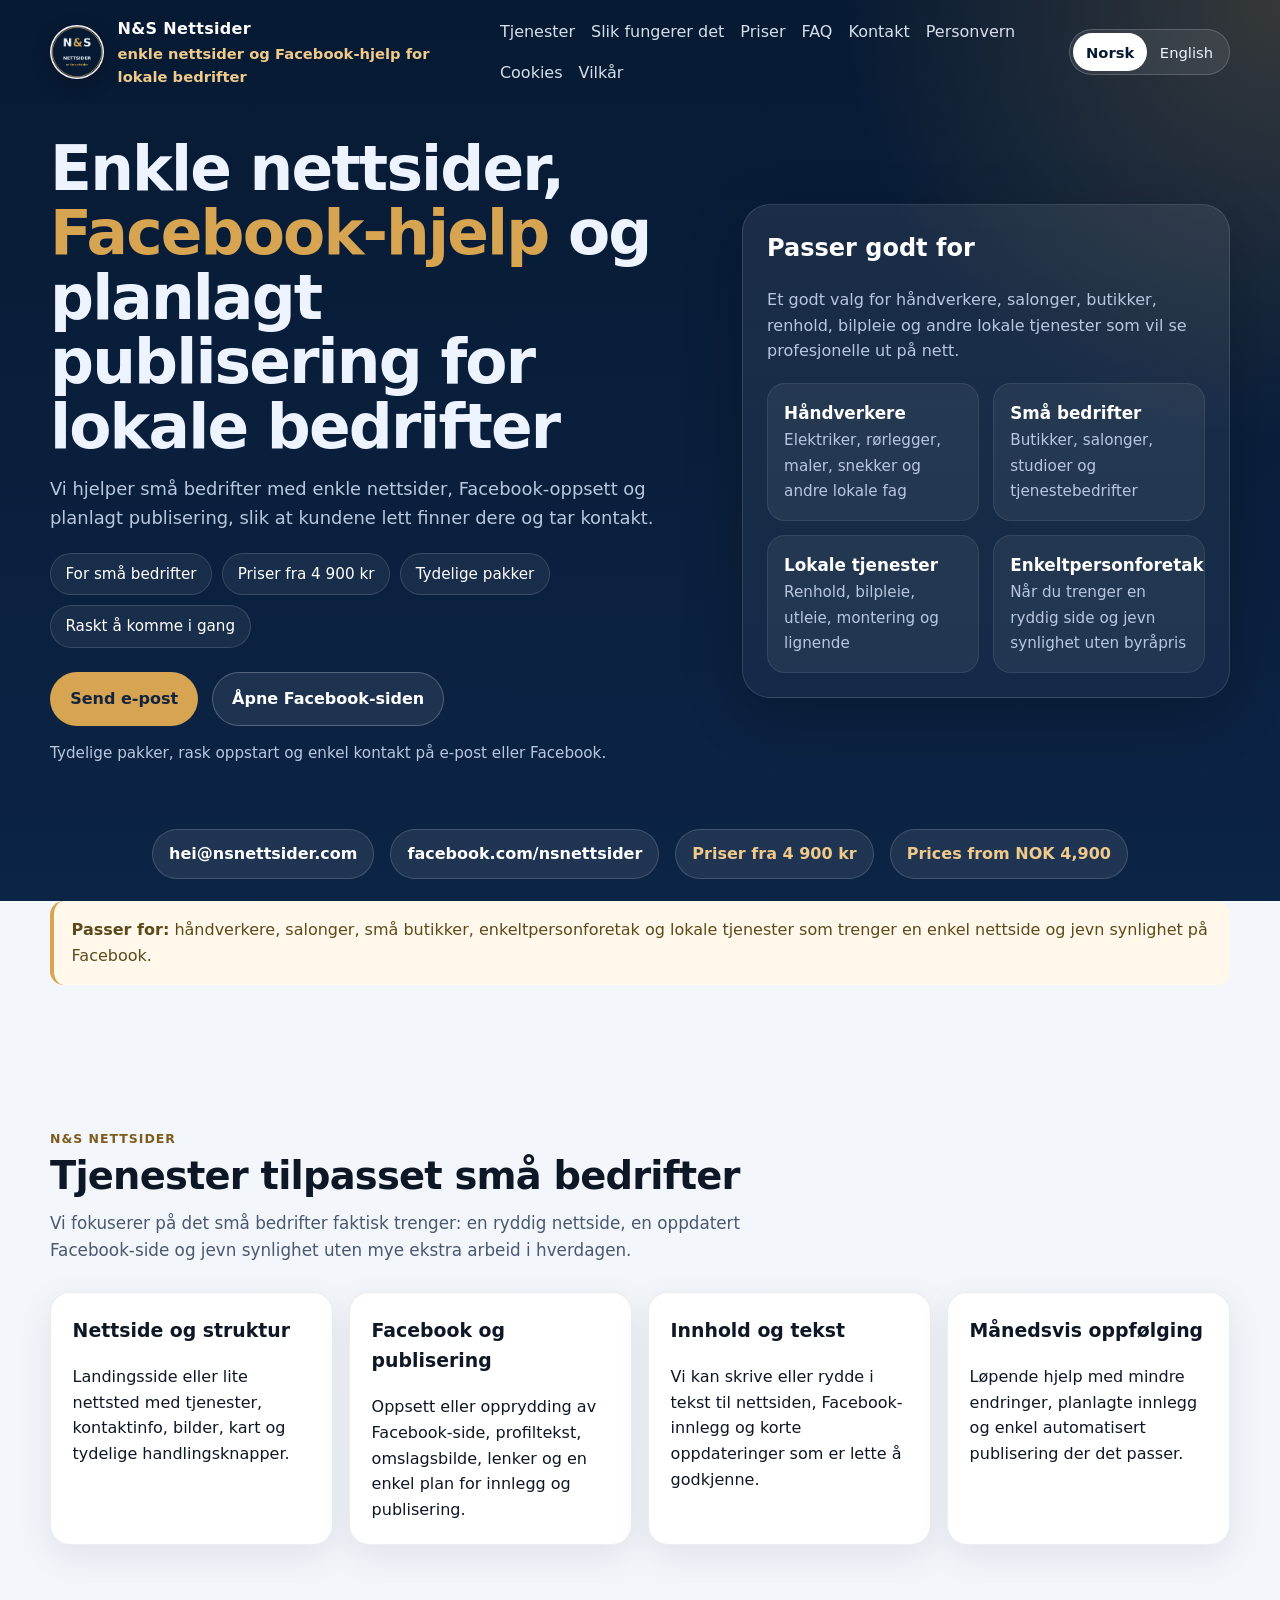
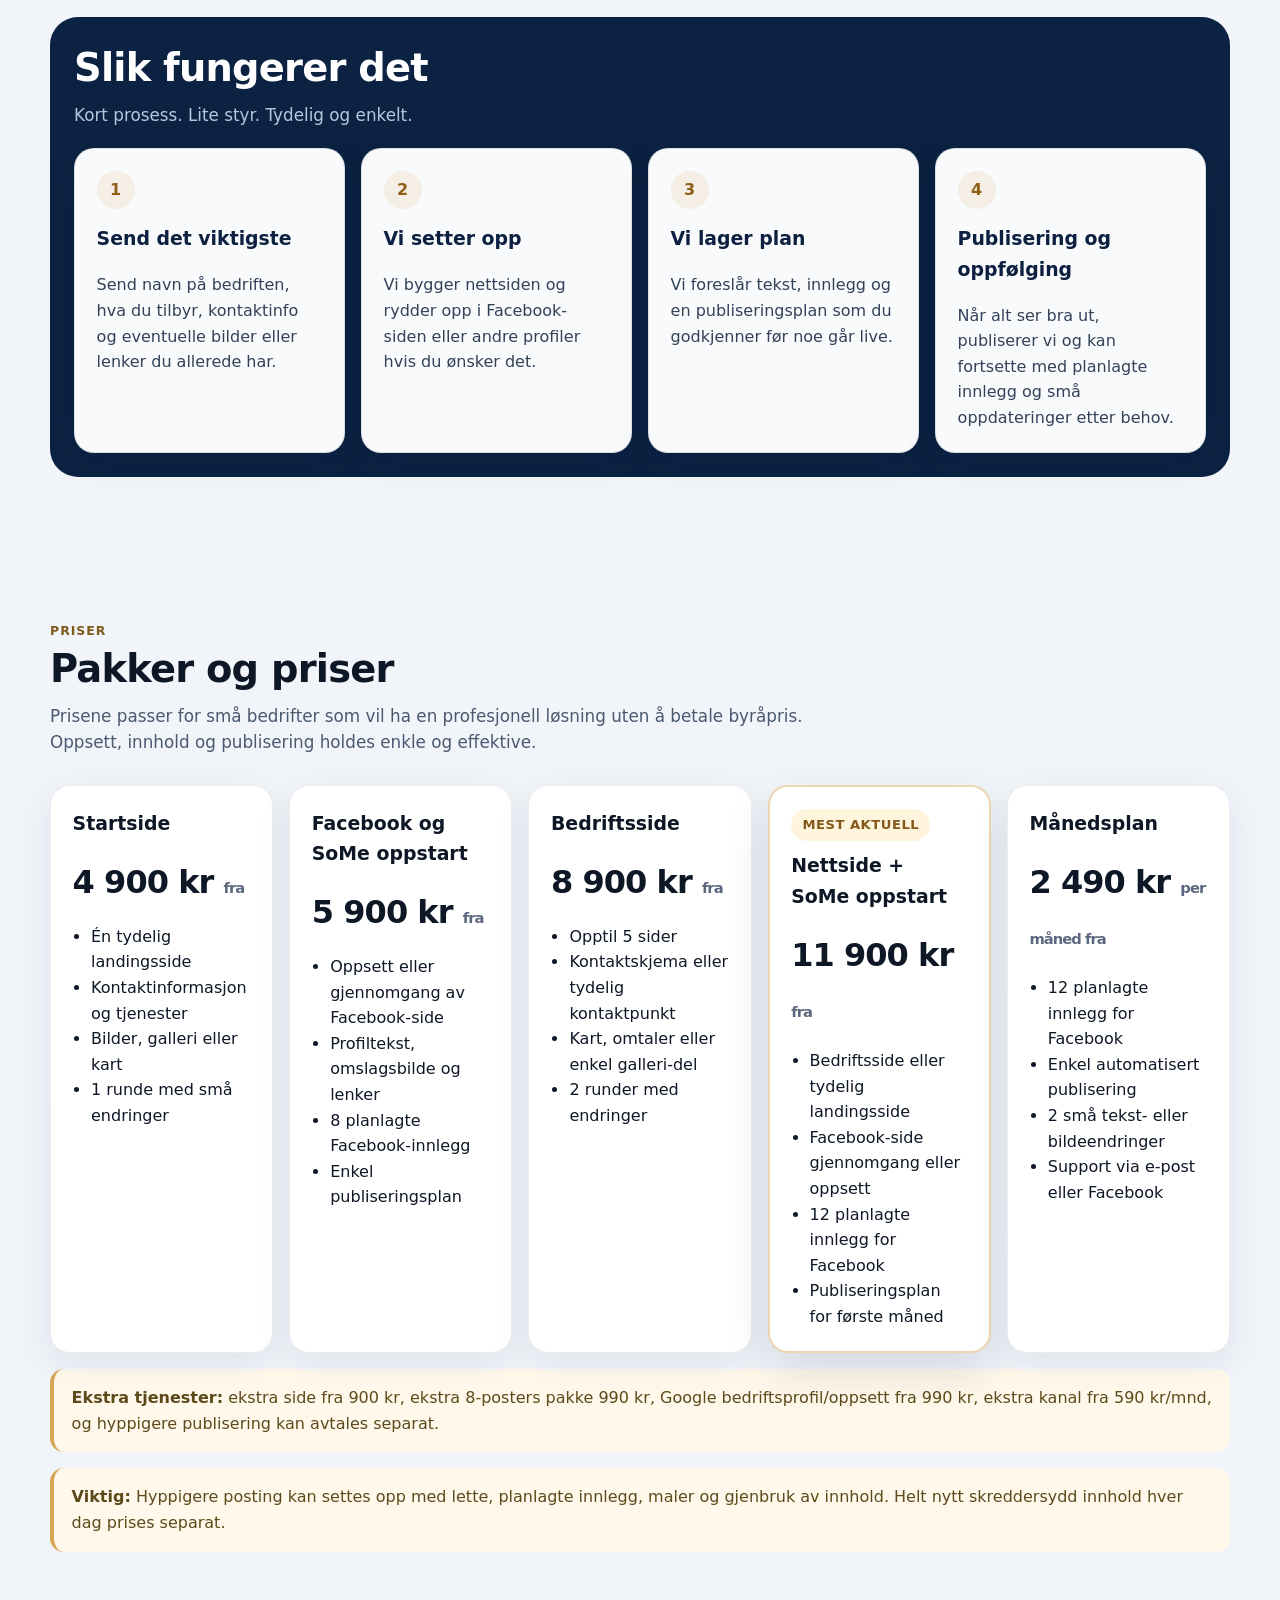
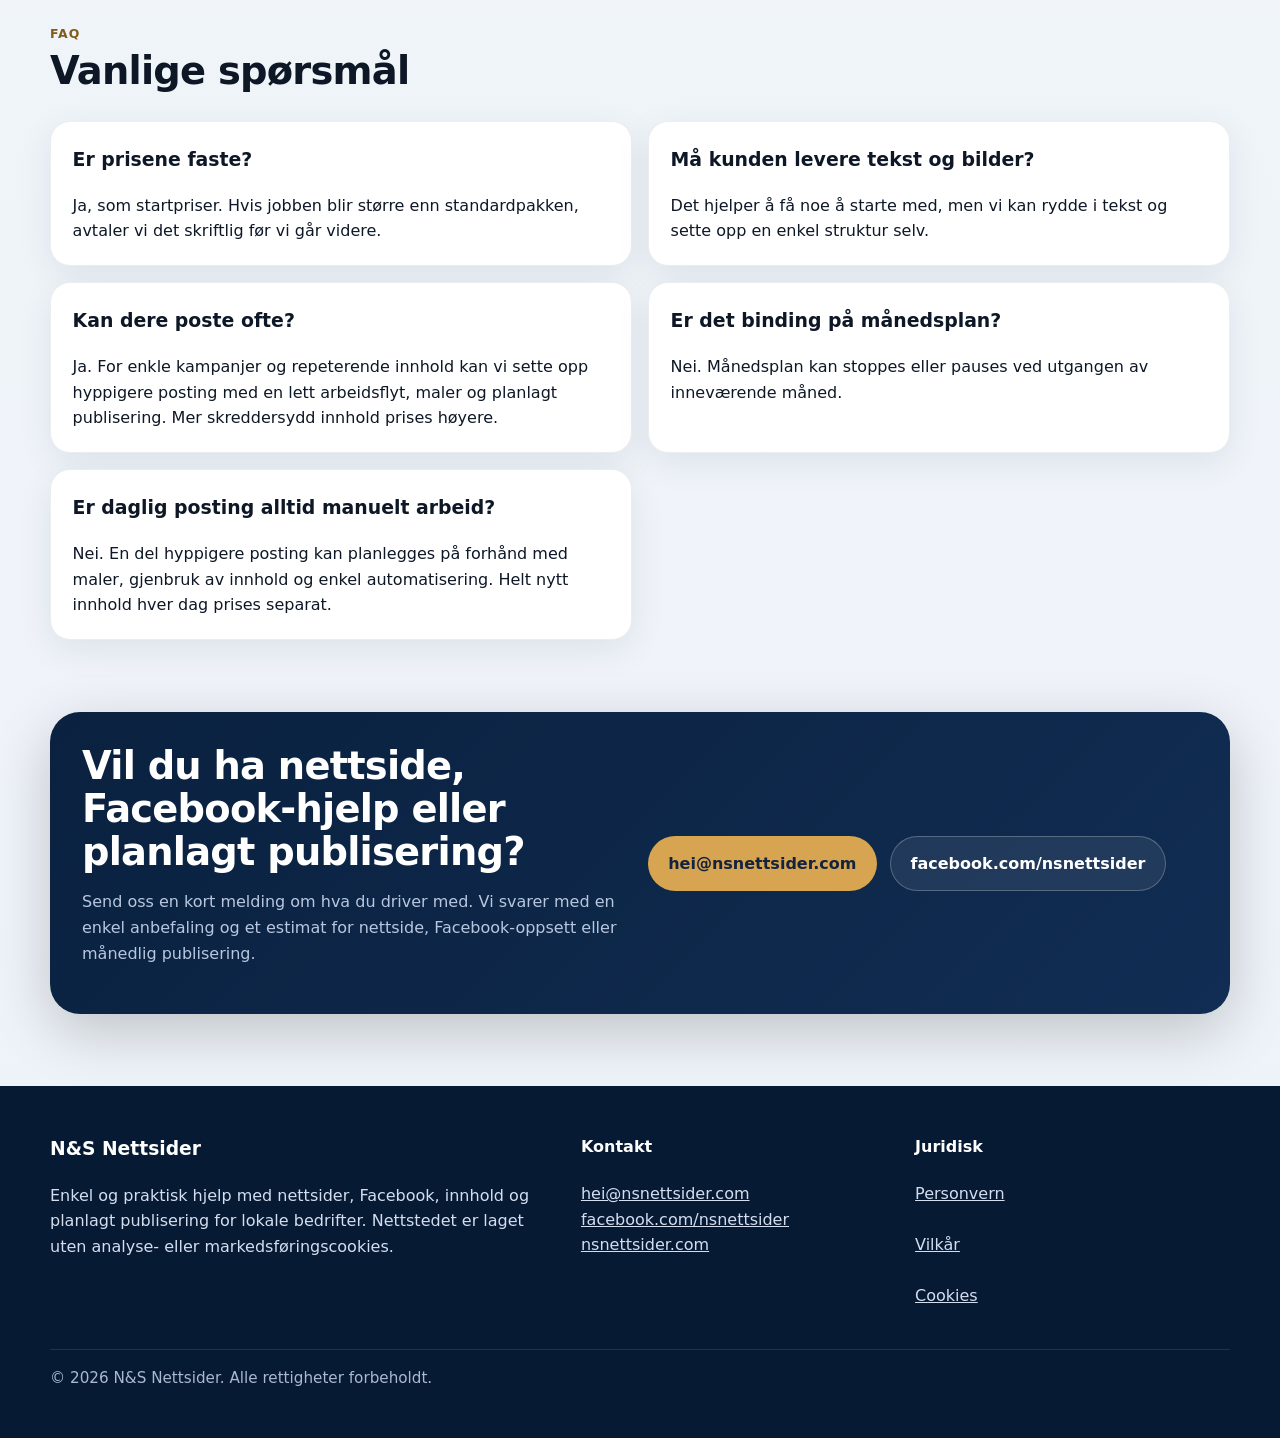
<file: index.html>
<!DOCTYPE html>
<html lang="no">
<head>
  <meta charset="utf-8" />
  <meta name="viewport" content="width=device-width, initial-scale=1" />
  <title>N&S Nettsider</title>
  <meta name="description" content="Enkle nettsider, Facebook-oppsett, innhold, planlagte innlegg og enkel automatisert publisering for lokale bedrifter." />
  <link rel="canonical" href="https://nsnettsider.com/" />
  <meta property="og:title" content="N&S Nettsider" />
  <meta property="og:description" content="Nettsider, Facebook-oppsett, innhold og planlagt publisering for lokale bedrifter." />
  <meta property="og:type" content="website" />
  <meta property="og:url" content="https://nsnettsider.com/" />
  <meta property="og:image" content="https://nsnettsider.com/assets/og-cover.png" />
  <meta name="twitter:card" content="summary_large_image" />
  <meta name="theme-color" content="#071a33" />
  <link rel="icon" href="assets/logo.png" />
  <link rel="stylesheet" href="style.css" />
  <script type="application/ld+json">
  {
    "@context": "https://schema.org",
    "@type": "Organization",
    "name": "N&S Nettsider",
    "url": "https://nsnettsider.com/",
    "logo": "https://nsnettsider.com/assets/logo.png",
    "email": "hei@nsnettsider.com",
    "sameAs": ["https://www.facebook.com/nsnettsider/"]
  }
  </script>
</head>
<body>
  <a class="skip-link" href="#main">Skip to content</a>
  <div class="site-shell">
    <div class="top">
      <div class="container">
        <header class="navbar" aria-label="Main navigation">
          <a class="brand" href="index.html" data-internal-link>
            <img src="assets/logo.png" alt="N&S Nettsider logo" />
            <span>
              <span class="brand-mark">N&S Nettsider</span>
              <span class="brand-sub">enkle nettsider og Facebook-hjelp for lokale bedrifter</span>
            </span>
          </a>
          <button class="mobile-toggle" type="button" data-mobile-toggle aria-expanded="false" aria-controls="site-menu"><span class="lang-block" data-lang="no">Meny</span><span class="lang-block" data-lang="en">Menu</span></button>
          <nav class="nav-links" id="site-menu" data-mobile-menu>
            <a href="#services"><span class="lang-block" data-lang="no">Tjenester</span><span class="lang-block" data-lang="en">Services</span></a>
            <a href="#process"><span class="lang-block" data-lang="no">Slik fungerer det</span><span class="lang-block" data-lang="en">How it works</span></a>
            <a href="#pricing"><span class="lang-block" data-lang="no">Priser</span><span class="lang-block" data-lang="en">Pricing</span></a>
            <a href="#faq"><span class="lang-block" data-lang="no">FAQ</span><span class="lang-block" data-lang="en">FAQ</span></a>
            <a href="#contact"><span class="lang-block" data-lang="no">Kontakt</span><span class="lang-block" data-lang="en">Contact</span></a>
            <a href="privacy.html" data-internal-link><span class="lang-block" data-lang="no">Personvern</span><span class="lang-block" data-lang="en">Privacy</span></a>
            <a href="cookies.html" data-internal-link>Cookies</a>
            <a href="terms.html" data-internal-link><span class="lang-block" data-lang="no">Vilkår</span><span class="lang-block" data-lang="en">Terms</span></a>
          </nav>
          <div class="nav-actions">
            <div class="lang-switch" aria-label="Language switcher">
              <a href="#" data-lang-switch="no">Norsk</a>
              <a href="#" data-lang-switch="en">English</a>
            </div>
          </div>
        </header>

        <main id="main" class="hero">
          <section>
            <div class="lang-block" data-lang="no">
              <h1>Enkle nettsider, <span class="highlight">Facebook-hjelp</span> og planlagt publisering for lokale bedrifter</h1>
              <p class="lead">Vi hjelper små bedrifter med enkle nettsider, Facebook-oppsett og planlagt publisering, slik at kundene lett finner dere og tar kontakt.</p>
              <div class="hero-badges">
                <span>For små bedrifter</span>
                <span>Priser fra 4 900 kr</span>
                <span>Tydelige pakker</span>
                <span>Raskt å komme i gang</span>
              </div>
              <div class="cta-row">
                <a class="button primary" href="mailto:hei@nsnettsider.com?subject=Foresp%C3%B8rsel%20om%20nettside%20eller%20publisering">Send e-post</a>
                <a class="button secondary" href="https://www.facebook.com/nsnettsider/" target="_blank" rel="noopener noreferrer">Åpne Facebook-siden</a>
              </div>
              <p class="trust-note">Tydelige pakker, rask oppstart og enkel kontakt på e-post eller Facebook.</p>
            </div>
            <div class="lang-block" data-lang="en">
              <h1>Simple websites, <span class="highlight">scheduled posts</span> and practical social media help for local businesses</h1>
              <p class="lead">We build simple websites and help with Facebook setup, content, and scheduled publishing for small businesses that want to look professional online without spending much time on it themselves.</p>
              <div class="hero-badges">
                <span>Local and remote</span>
                <span>Prices from NOK 4,900</span>
                <span>Clear packages</span>
                <span>Contact by email or Facebook</span>
              </div>
              <div class="cta-row">
                <a class="button primary" href="mailto:hei@nsnettsider.com?subject=Website%20or%20publishing%20enquiry">Email us</a>
                <a class="button secondary" href="https://www.facebook.com/nsnettsider/" target="_blank" rel="noopener noreferrer">Open Facebook page</a>
              </div>
              <p class="trust-note">Clear packages, written scope before work starts, and no lock-in on the monthly plan.</p>
            </div>
          </section>

          <aside class="hero-card" aria-label="Overview">
            <div class="lang-block" data-lang="no">
              <h2 style="margin-top:0;color:#fff;font-size:1.5rem;">Passer godt for</h2>
              <p style="color:var(--muted);margin-top:0;">Et godt valg for håndverkere, salonger, butikker, renhold, bilpleie og andre lokale tjenester som vil se profesjonelle ut på nett.</p>
              <div class="stats">
                <div class="stat"><strong>Håndverkere</strong><span>Elektriker, rørlegger, maler, snekker og andre lokale fag</span></div>
                <div class="stat"><strong>Små bedrifter</strong><span>Butikker, salonger, studioer og tjenestebedrifter</span></div>
                <div class="stat"><strong>Lokale tjenester</strong><span>Renhold, bilpleie, utleie, montering og lignende</span></div>
                <div class="stat"><strong>Enkeltpersonforetak</strong><span>Når du trenger en ryddig side og jevn synlighet uten byråpris</span></div>
              </div>
            </div>
            <div class="lang-block" data-lang="en">
              <h2 style="margin-top:0;color:#fff;font-size:1.5rem;">A good fit for</h2>
              <p style="color:var(--muted);margin-top:0;">A clear setup for tradespeople, small businesses, local services, and sole traders who want to get moving quickly.</p>
              <div class="stats">
                <div class="stat"><strong>Tradespeople</strong><span>Electricians, plumbers, painters, builders, and other local trades</span></div>
                <div class="stat"><strong>Small businesses</strong><span>Shops, salons, studios, and service businesses</span></div>
                <div class="stat"><strong>Local services</strong><span>Cleaning, car care, rentals, fitting, and similar businesses</span></div>
                <div class="stat"><strong>Sole traders</strong><span>When you need a tidy site and steady visibility without agency pricing</span></div>
              </div>
            </div>
          </aside>
        </main>

        <div class="quick-contact">
          <a href="mailto:hei@nsnettsider.com">hei@nsnettsider.com</a>
          <a href="https://www.facebook.com/nsnettsider/" target="_blank" rel="noopener noreferrer">facebook.com/nsnettsider</a>
          <span class="lang-block" data-lang="no">Priser fra 4 900 kr</span><span class="lang-block" data-lang="en">Prices from NOK 4,900</span>
        </div>
      </div>
    </div>

    <section class="section" style="padding-top:0;">
      <div class="container">
        <div class="notice">
          <div class="lang-block" data-lang="no"><strong>Passer for:</strong> håndverkere, salonger, små butikker, enkeltpersonforetak og lokale tjenester som trenger en enkel nettside og jevn synlighet på Facebook.</div>
          <div class="lang-block" data-lang="en"><strong>Best for:</strong> tradespeople, salons, small shops, sole traders, and local services that need a simple website and steady visibility on Facebook.</div>
        </div>
      </div>
    </section>

    <section class="section" id="services">
      <div class="container">
        <div class="section-head">
          <div class="lang-block" data-lang="no">
            <div class="kicker">N&S Nettsider</div>
            <h2>Tjenester tilpasset små bedrifter</h2>
            <p class="section-lead">Vi fokuserer på det små bedrifter faktisk trenger: en ryddig nettside, en oppdatert Facebook-side og jevn synlighet uten mye ekstra arbeid i hverdagen.</p>
          </div>
          <div class="lang-block" data-lang="en">
            <div class="kicker">N&S Nettsider</div>
            <h2>Services that are easy to buy and easy to understand</h2>
            <p class="section-lead">We focus on what small businesses actually need: a professional-looking website, a tidy Facebook page, and content that gets scheduled and published without turning into weekly admin.</p>
          </div>
        </div>
        <div class="grid grid-4">
          <article class="card">
            <div class="lang-block" data-lang="no"><h3>Nettside og struktur</h3><p>Landingsside eller lite nettsted med tjenester, kontaktinfo, bilder, kart og tydelige handlingsknapper.</p></div>
            <div class="lang-block" data-lang="en"><h3>Website and structure</h3><p>Landing page or small website with services, contact details, images, map, and clear calls to action.</p></div>
          </article>
          <article class="card">
            <div class="lang-block" data-lang="no"><h3>Facebook og publisering</h3><p>Oppsett eller opprydding av Facebook-side, profiltekst, omslagsbilde, lenker og en enkel plan for innlegg og publisering.</p></div>
            <div class="lang-block" data-lang="en"><h3>Facebook, social, and publishing</h3><p>Page setup or tidy-up, profile text, cover image, links, and a simple plan for posts and publishing.</p></div>
          </article>
          <article class="card">
            <div class="lang-block" data-lang="no"><h3>Innhold og tekst</h3><p>Vi kan skrive eller rydde i tekst til nettsiden, Facebook-innlegg og korte oppdateringer som er lette å godkjenne.</p></div>
            <div class="lang-block" data-lang="en"><h3>Content and repurposing</h3><p>We can turn one message into website copy, posts, and short updates that stay consistent and are easy to approve.</p></div>
          </article>
          <article class="card">
            <div class="lang-block" data-lang="no"><h3>Månedsvis oppfølging</h3><p>Løpende hjelp med mindre endringer, planlagte innlegg og enkel automatisert publisering der det passer.</p></div>
            <div class="lang-block" data-lang="en"><h3>Planned support</h3><p>Monthly support, small edits, scheduled posts, and simple automated publishing where it makes sense.</p></div>
          </article>
        </div>
      </div>
    </section>

    <section class="section steps" id="process" style="padding-top:0;">
      <div class="container">
        <div class="band">
          <div class="section-head" style="margin-bottom:1.2rem;max-width:none;">
            <div class="lang-block" data-lang="no"><h2 style="color:#fff;">Slik fungerer det</h2><p class="section-lead" style="color:var(--muted);">Kort prosess. Lite styr. Tydelig og enkelt.</p></div>
            <div class="lang-block" data-lang="en"><h2 style="color:#fff;">How it works</h2><p class="section-lead" style="color:var(--muted);">Short process. Minimal hassle. No agency jargon.</p></div>
          </div>
          <div class="grid grid-4">
            <div class="card"><div class="step-number">1</div><div class="lang-block" data-lang="no"><h3>Send det viktigste</h3><p>Send navn på bedriften, hva du tilbyr, kontaktinfo og eventuelle bilder eller lenker du allerede har.</p></div><div class="lang-block" data-lang="en"><h3>Send the basics</h3><p>Send the business name, what you offer, contact details, and any images or links you already have.</p></div></div>
            <div class="card"><div class="step-number">2</div><div class="lang-block" data-lang="no"><h3>Vi setter opp</h3><p>Vi bygger nettsiden og rydder opp i Facebook-siden eller andre profiler hvis du ønsker det.</p></div><div class="lang-block" data-lang="en"><h3>We set things up</h3><p>We build the site and tidy up the Facebook page or other profiles if you want that included.</p></div></div>
            <div class="card"><div class="step-number">3</div><div class="lang-block" data-lang="no"><h3>Vi lager plan</h3><p>Vi foreslår tekst, innlegg og en publiseringsplan som du godkjenner før noe går live.</p></div><div class="lang-block" data-lang="en"><h3>We prepare a plan</h3><p>We suggest copy, posts, and a publishing plan for you to approve before anything goes live.</p></div></div>
            <div class="card"><div class="step-number">4</div><div class="lang-block" data-lang="no"><h3>Publisering og oppfølging</h3><p>Når alt ser bra ut, publiserer vi og kan fortsette med planlagte innlegg og små oppdateringer etter behov.</p></div><div class="lang-block" data-lang="en"><h3>Launch and support</h3><p>Once everything looks right, we publish and can continue with scheduled posts and small updates as needed.</p></div></div>
          </div>
        </div>
      </div>
    </section>

    <section class="section" id="pricing">
      <div class="container">
        <div class="section-head">
          <div class="lang-block" data-lang="no"><div class="kicker">Priser</div><h2>Pakker og priser</h2><p class="section-lead">Prisene passer for små bedrifter som vil ha en profesjonell løsning uten å betale byråpris. Oppsett, innhold og publisering holdes enkle og effektive.</p></div>
          <div class="lang-block" data-lang="en"><div class="kicker">Pricing</div><h2>Packages and pricing</h2><p class="section-lead">These prices are set for simple commercial deliveries to small businesses. They sit below typical agency pricing because the setup, content, and publishing are kept efficient.</p></div>
        </div>
        <div class="pricing-grid">
          <article class="card">
            <div class="lang-block" data-lang="no"><h3>Startside</h3><div class="price">4 900 kr <small>fra</small></div><ul><li>Én tydelig landingsside</li><li>Kontaktinformasjon og tjenester</li><li>Bilder, galleri eller kart</li><li>1 runde med små endringer</li></ul></div>
            <div class="lang-block" data-lang="en"><h3>Starter page</h3><div class="price">NOK 4,900 <small>from</small></div><ul><li>One clear landing page</li><li>Contact details and services</li><li>Images, gallery, or map</li><li>1 round of minor edits</li></ul></div>
          </article>
          <article class="card">
            <div class="lang-block" data-lang="no"><h3>Facebook og SoMe oppstart</h3><div class="price">5 900 kr <small>fra</small></div><ul><li>Oppsett eller gjennomgang av Facebook-side</li><li>Profiltekst, omslagsbilde og lenker</li><li>8 planlagte Facebook-innlegg</li><li>Enkel publiseringsplan</li></ul></div>
            <div class="lang-block" data-lang="en"><h3>Facebook and social setup</h3><div class="price">NOK 5,900 <small>from</small></div><ul><li>Facebook page review or setup</li><li>Profile text, cover image, and links</li><li>8 scheduled posts</li><li>Simple publishing plan</li></ul></div>
          </article>
          <article class="card">
            <div class="lang-block" data-lang="no"><h3>Bedriftsside</h3><div class="price">8 900 kr <small>fra</small></div><ul><li>Opptil 5 sider</li><li>Kontaktskjema eller tydelig kontaktpunkt</li><li>Kart, omtaler eller enkel galleri-del</li><li>2 runder med endringer</li></ul></div>
            <div class="lang-block" data-lang="en"><h3>Business site</h3><div class="price">NOK 8,900 <small>from</small></div><ul><li>Up to 5 pages</li><li>Contact form or clear contact point</li><li>Map, reviews, or simple gallery section</li><li>2 rounds of edits</li></ul></div>
          </article>
          <article class="card featured-card">
            <div class="lang-block" data-lang="no"><div class="featured-tag">Mest aktuell</div><h3>Nettside + SoMe oppstart</h3><div class="price">11 900 kr <small>fra</small></div><ul><li>Bedriftsside eller tydelig landingsside</li><li>Facebook-side gjennomgang eller oppsett</li><li>12 planlagte innlegg for Facebook</li><li>Publiseringsplan for første måned</li></ul></div>
            <div class="lang-block" data-lang="en"><div class="featured-tag">Most relevant</div><h3>Website + social setup</h3><div class="price">NOK 11,900 <small>from</small></div><ul><li>Business site or strong landing page</li><li>Facebook page review or setup</li><li>12 scheduled posts</li><li>Publishing plan for the first month</li></ul></div>
          </article>
          <article class="card">
            <div class="lang-block" data-lang="no"><h3>Månedsplan</h3><div class="price">2 490 kr <small>per måned fra</small></div><ul><li>12 planlagte innlegg for Facebook</li><li>Enkel automatisert publisering</li><li>2 små tekst- eller bildeendringer</li><li>Support via e-post eller Facebook</li></ul></div>
            <div class="lang-block" data-lang="en"><h3>Monthly plan</h3><div class="price">NOK 2,490 <small>per month from</small></div><ul><li>12 scheduled posts</li><li>Simple automated publishing</li><li>2 small copy or image edits</li><li>Support by email or Facebook</li></ul></div>
          </article>
        </div>
        <div class="notice" style="margin-top:1rem;">
          <div class="lang-block" data-lang="no"><strong>Ekstra tjenester:</strong> ekstra side fra 900 kr, ekstra 8-posters pakke 990 kr, Google bedriftsprofil/oppsett fra 990 kr, ekstra kanal fra 590 kr/mnd, og hyppigere publisering kan avtales separat.</div>
          <div class="lang-block" data-lang="en"><strong>Add-ons:</strong> extra page from NOK 900, extra 8-post pack NOK 990, Google Business Profile/setup from NOK 990, extra channel from NOK 590/month, and more frequent publishing can be quoted separately.</div>
        </div>
        <div class="notice" style="margin-top:1rem;">
          <div class="lang-block" data-lang="no"><strong>Viktig:</strong> Hyppigere posting kan settes opp med lette, planlagte innlegg, maler og gjenbruk av innhold. Helt nytt skreddersydd innhold hver dag prises separat.</div>
          <div class="lang-block" data-lang="en"><strong>Note:</strong> Frequent posting can be set up with lighter scheduled posts, templates, and recycled content. Fully new custom content every day is priced separately.</div>
        </div>
      </div>
    </section>

    <section class="section" id="faq" style="padding-top:0;">
      <div class="container">
        <div class="section-head">
          <div class="lang-block" data-lang="no"><div class="kicker">FAQ</div><h2>Vanlige spørsmål</h2></div>
          <div class="lang-block" data-lang="en"><div class="kicker">FAQ</div><h2>Common questions</h2></div>
        </div>
        <div class="grid grid-2 faq-grid">
          <div class="card"><div class="lang-block" data-lang="no"><h3>Er prisene faste?</h3><p>Ja, som startpriser. Hvis jobben blir større enn standardpakken, avtaler vi det skriftlig før vi går videre.</p></div><div class="lang-block" data-lang="en"><h3>Are the prices fixed?</h3><p>Yes, as starting prices. If the job grows beyond the standard package, we agree it in writing before moving ahead.</p></div></div>
          <div class="card"><div class="lang-block" data-lang="no"><h3>Må kunden levere tekst og bilder?</h3><p>Det hjelper å få noe å starte med, men vi kan rydde i tekst og sette opp en enkel struktur selv.</p></div><div class="lang-block" data-lang="en"><h3>Does the client need to provide text and images?</h3><p>It helps to have something to start from, but we can tidy up the wording and set up a simple structure ourselves.</p></div></div>
          <div class="card"><div class="lang-block" data-lang="no"><h3>Kan dere poste ofte?</h3><p>Ja. For enkle kampanjer og repeterende innhold kan vi sette opp hyppigere posting med en lett arbeidsflyt, maler og planlagt publisering. Mer skreddersydd innhold prises høyere.</p></div><div class="lang-block" data-lang="en"><h3>Can you post frequently?</h3><p>Yes. For simple campaigns and repeatable content, we can set up more frequent posting with a lightweight workflow, templates, and scheduled publishing. More bespoke content costs more.</p></div></div>
          <div class="card"><div class="lang-block" data-lang="no"><h3>Er det binding på månedsplan?</h3><p>Nei. Månedsplan kan stoppes eller pauses ved utgangen av inneværende måned.</p></div><div class="lang-block" data-lang="en"><h3>Is there lock-in on the monthly plan?</h3><p>No. The monthly plan can be paused or stopped at the end of the current month.</p></div></div>
          <div class="card"><div class="lang-block" data-lang="no"><h3>Er daglig posting alltid manuelt arbeid?</h3><p>Nei. En del hyppigere posting kan planlegges på forhånd med maler, gjenbruk av innhold og enkel automatisering. Helt nytt innhold hver dag prises separat.</p></div><div class="lang-block" data-lang="en"><h3>Is daily posting always manual work?</h3><p>No. Some higher-frequency posting can be planned in advance with templates, reused content, and simple automation. Fully new content every day is priced separately.</p></div></div>
        </div>
      </div>
    </section>

    <section class="section" id="contact" style="padding-top:0;">
      <div class="container">
        <div class="cta-panel">
          <div class="grid grid-2" style="align-items:center;">
            <div>
              <div class="lang-block" data-lang="no"><h2 style="color:#fff;margin-top:0;">Vil du ha nettside, Facebook-hjelp eller planlagt publisering?</h2><p>Send oss en kort melding om hva du driver med. Vi svarer med en enkel anbefaling og et estimat for nettside, Facebook-oppsett eller månedlig publisering.</p></div>
              <div class="lang-block" data-lang="en"><h2 style="color:#fff;margin-top:0;">Do you want a website, social help, or scheduled publishing?</h2><p>Send us a short message about your business. We will reply with a straightforward recommendation and an estimate for a website, Facebook setup, or monthly publishing.</p></div>
            </div>
            <div>
              <div class="cta-row" style="justify-content:flex-start;">
                <a class="button primary" href="mailto:hei@nsnettsider.com?subject=Foresp%C3%B8rsel%20om%20N%26S%20Nettsider">hei@nsnettsider.com</a>
                <a class="button secondary" href="https://www.facebook.com/nsnettsider/" target="_blank" rel="noopener noreferrer">facebook.com/nsnettsider</a>
              </div>
            </div>
          </div>
        </div>
      </div>
    </section>

    <footer class="footer">
      <div class="container">
        <div class="footer-grid">
          <div>
            <h3>N&S Nettsider</h3>
            <div class="lang-block" data-lang="no"><p>Enkel og praktisk hjelp med nettsider, Facebook, innhold og planlagt publisering for lokale bedrifter. Nettstedet er laget uten analyse- eller markedsføringscookies.</p></div>
            <div class="lang-block" data-lang="en"><p>Simple, practical help with websites, social media, content, and scheduled publishing for local businesses. This site is built without analytics or marketing cookies.</p></div>
          </div>
          <div>
            <h4><span class="lang-block" data-lang="no">Kontakt</span><span class="lang-block" data-lang="en">Contact</span></h4>
            <p><a href="mailto:hei@nsnettsider.com">hei@nsnettsider.com</a><br /><a href="https://www.facebook.com/nsnettsider/" target="_blank" rel="noopener noreferrer">facebook.com/nsnettsider</a><br /><a href="https://nsnettsider.com/">nsnettsider.com</a></p>
          </div>
          <div>
            <h4><span class="lang-block" data-lang="no">Juridisk</span><span class="lang-block" data-lang="en">Legal</span></h4>
            <p><a href="privacy.html" data-internal-link><span class="lang-block" data-lang="no">Personvern</span><span class="lang-block" data-lang="en">Privacy</span></a><br /><a href="terms.html" data-internal-link><span class="lang-block" data-lang="no">Vilkår</span><span class="lang-block" data-lang="en">Terms</span></a><br /><a href="cookies.html" data-internal-link>Cookies</a></p>
          </div>
        </div>
        <p class="footer-meta"><span class="lang-block" data-lang="no">© 2026 N&S Nettsider. Alle rettigheter forbeholdt.</span><span class="lang-block" data-lang="en">© 2026 N&S Nettsider. All rights reserved.</span></p>
      </div>
    </footer>
  </div>
  <script src="site.js"></script>
</body>
</html>
</file>
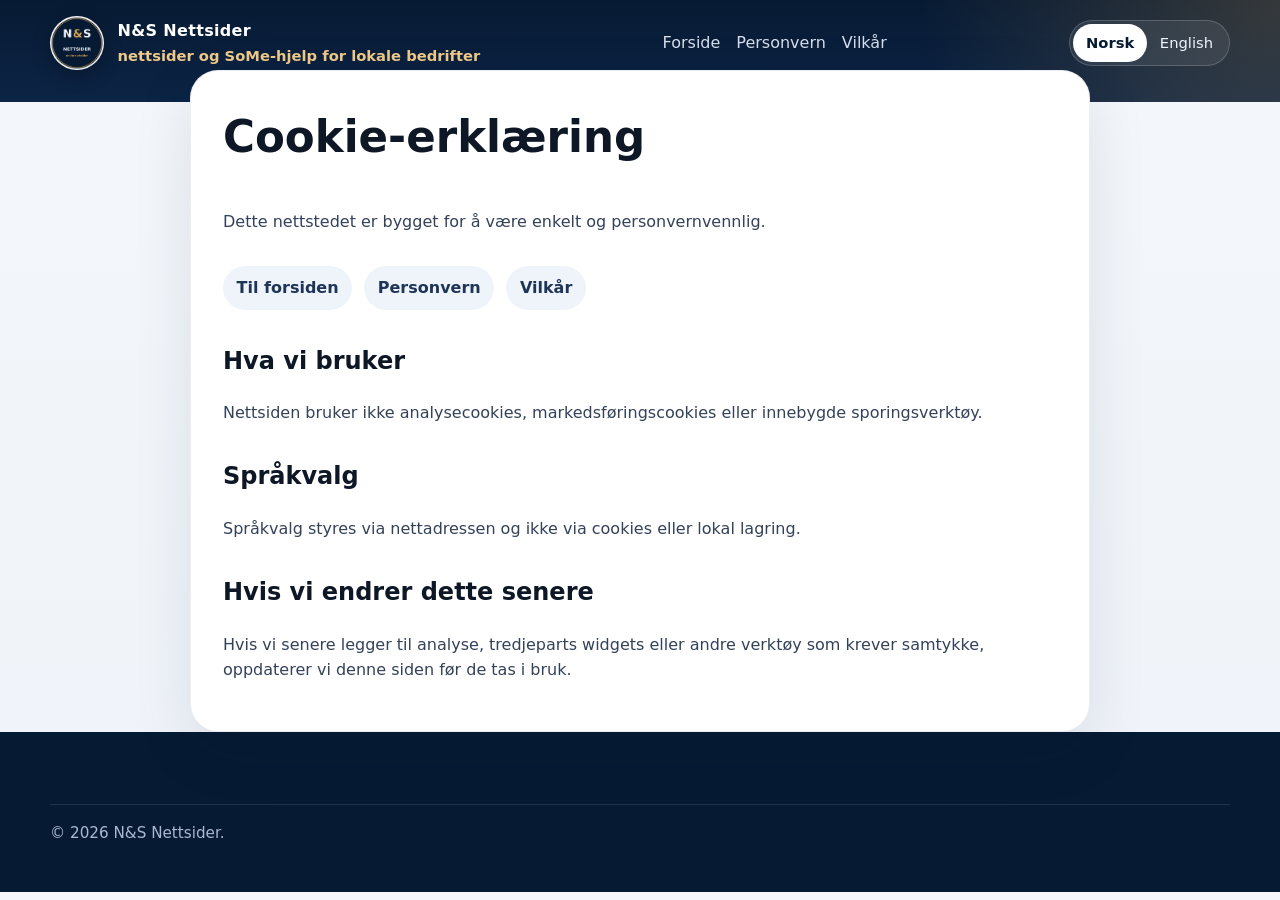
<file: cookies.html>
<!DOCTYPE html>
<html lang="no">
<head>
  <meta charset="utf-8" />
  <meta name="viewport" content="width=device-width, initial-scale=1" />
  <title>Cookies | N&S Nettsider</title>
  <meta name="description" content="Cookie-erklæring for N&S Nettsider." />
  <link rel="canonical" href="https://nsnettsider.com/cookies.html" />
  <meta name="theme-color" content="#071a33" />
  <link rel="icon" href="assets/logo.png" />
  <link rel="stylesheet" href="style.css" />
</head>
<body class="legal-page">
  <a class="skip-link" href="#main">Skip to content</a>
  <div class="top"><div class="container"><header class="navbar"><a class="brand" href="index.html" data-internal-link><img src="assets/logo.png" alt="N&S Nettsider logo" /><span><span class="brand-mark">N&S Nettsider</span><span class="brand-sub">nettsider og SoMe-hjelp for lokale bedrifter</span></span></a><nav class="nav-links"><a href="index.html" data-internal-link><span class="lang-block" data-lang="no">Forside</span><span class="lang-block" data-lang="en">Home</span></a><a href="privacy.html" data-internal-link><span class="lang-block" data-lang="no">Personvern</span><span class="lang-block" data-lang="en">Privacy</span></a><a href="terms.html" data-internal-link><span class="lang-block" data-lang="no">Vilkår</span><span class="lang-block" data-lang="en">Terms</span></a></nav><div class="nav-actions"><div class="lang-switch"><a href="#" data-lang-switch="no">Norsk</a><a href="#" data-lang-switch="en">English</a></div></div></header></div></div>
  <main id="main" class="legal-wrap">
    <article class="legal-card">
      <div class="lang-block" data-lang="no">
        <h1>Cookie-erklæring</h1>
        <p>Dette nettstedet er bygget for å være enkelt og personvernvennlig.</p>
        <div class="legal-links"><a href="index.html" data-internal-link>Til forsiden</a><a href="privacy.html" data-internal-link>Personvern</a><a href="terms.html" data-internal-link>Vilkår</a></div>
        <h2>Hva vi bruker</h2>
        <p>Nettsiden bruker ikke analysecookies, markedsføringscookies eller innebygde sporingsverktøy.</p>
        <h2>Språkvalg</h2>
        <p>Språkvalg styres via nettadressen og ikke via cookies eller lokal lagring.</p>
        <h2>Hvis vi endrer dette senere</h2>
        <p>Hvis vi senere legger til analyse, tredjeparts widgets eller andre verktøy som krever samtykke, oppdaterer vi denne siden før de tas i bruk.</p>
      </div>
      <div class="lang-block" data-lang="en">
        <h1>Cookie notice</h1>
        <p>This website is built to stay simple and privacy-friendly.</p>
        <div class="legal-links"><a href="index.html" data-internal-link>Back to home</a><a href="privacy.html" data-internal-link>Privacy</a><a href="terms.html" data-internal-link>Terms</a></div>
        <h2>What we use</h2>
        <p>The website does not use analytics cookies, marketing cookies, or embedded tracking tools.</p>
        <h2>Language selection</h2>
        <p>Language choice is handled through the URL and not through cookies or local storage.</p>
        <h2>If this changes later</h2>
        <p>If we later add analytics, third-party widgets, or tools that require consent, this page will be updated before they go live.</p>
      </div>
    </article>
  </main>
  <footer class="footer"><div class="container"><p class="footer-meta"><span class="lang-block" data-lang="no">© 2026 N&S Nettsider.</span><span class="lang-block" data-lang="en">© 2026 N&S Nettsider.</span></p></div></footer>
  <script src="site.js"></script>
</body>
</html>
</file>
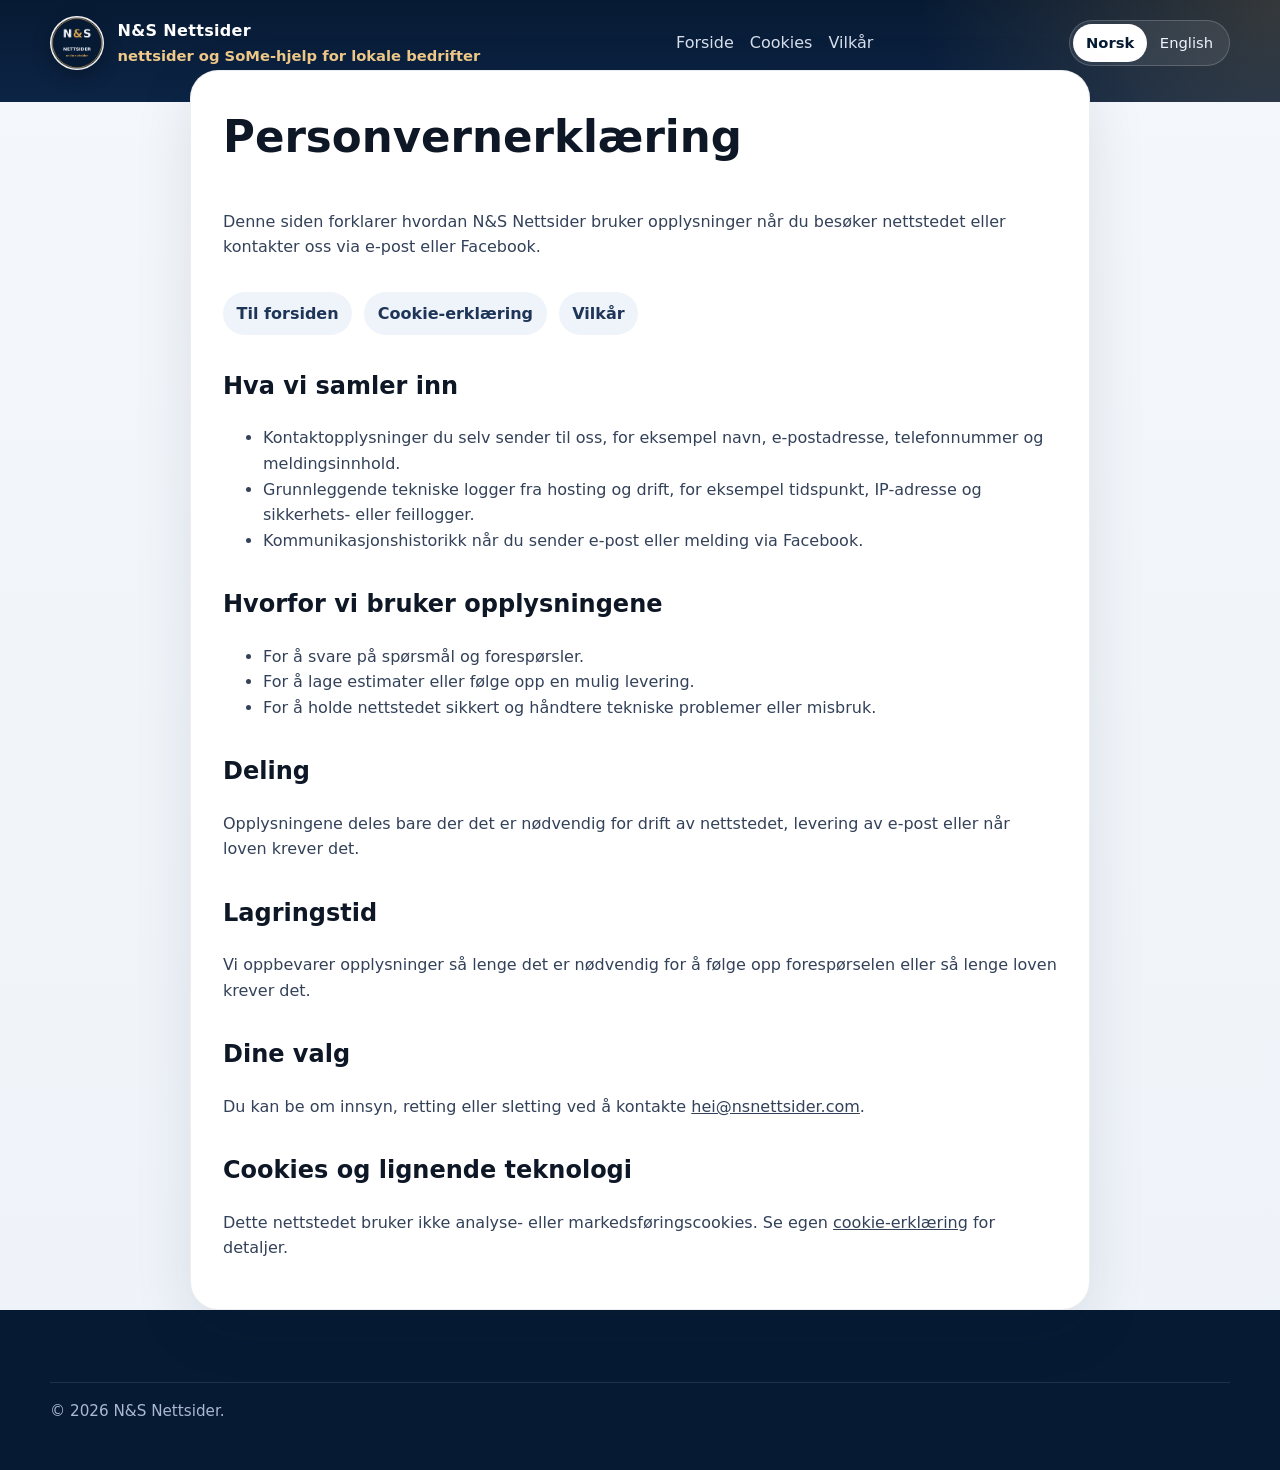
<file: privacy.html>
<!DOCTYPE html>
<html lang="no">
<head>
  <meta charset="utf-8" />
  <meta name="viewport" content="width=device-width, initial-scale=1" />
  <title>Personvern | N&S Nettsider</title>
  <meta name="description" content="Personvernerklæring for N&S Nettsider." />
  <link rel="canonical" href="https://nsnettsider.com/privacy.html" />
  <meta name="theme-color" content="#071a33" />
  <link rel="icon" href="assets/logo.png" />
  <link rel="stylesheet" href="style.css" />
</head>
<body class="legal-page">
  <a class="skip-link" href="#main">Skip to content</a>
  <div class="top"><div class="container"><header class="navbar"><a class="brand" href="index.html" data-internal-link><img src="assets/logo.png" alt="N&S Nettsider logo" /><span><span class="brand-mark">N&S Nettsider</span><span class="brand-sub">nettsider og SoMe-hjelp for lokale bedrifter</span></span></a><nav class="nav-links"><a href="index.html" data-internal-link><span class="lang-block" data-lang="no">Forside</span><span class="lang-block" data-lang="en">Home</span></a><a href="cookies.html" data-internal-link>Cookies</a><a href="terms.html" data-internal-link><span class="lang-block" data-lang="no">Vilkår</span><span class="lang-block" data-lang="en">Terms</span></a></nav><div class="nav-actions"><div class="lang-switch"><a href="#" data-lang-switch="no">Norsk</a><a href="#" data-lang-switch="en">English</a></div></div></header></div></div>
  <main id="main" class="legal-wrap">
    <article class="legal-card">
      <div class="lang-block" data-lang="no">
        <h1>Personvernerklæring</h1>
        <p>Denne siden forklarer hvordan N&S Nettsider bruker opplysninger når du besøker nettstedet eller kontakter oss via e-post eller Facebook.</p>
        <div class="legal-links"><a href="index.html" data-internal-link>Til forsiden</a><a href="cookies.html" data-internal-link>Cookie-erklæring</a><a href="terms.html" data-internal-link>Vilkår</a></div>
        <h2>Hva vi samler inn</h2>
        <ul>
          <li>Kontaktopplysninger du selv sender til oss, for eksempel navn, e-postadresse, telefonnummer og meldingsinnhold.</li>
          <li>Grunnleggende tekniske logger fra hosting og drift, for eksempel tidspunkt, IP-adresse og sikkerhets- eller feillogger.</li>
          <li>Kommunikasjonshistorikk når du sender e-post eller melding via Facebook.</li>
        </ul>
        <h2>Hvorfor vi bruker opplysningene</h2>
        <ul>
          <li>For å svare på spørsmål og forespørsler.</li>
          <li>For å lage estimater eller følge opp en mulig levering.</li>
          <li>For å holde nettstedet sikkert og håndtere tekniske problemer eller misbruk.</li>
        </ul>
        <h2>Deling</h2>
        <p>Opplysningene deles bare der det er nødvendig for drift av nettstedet, levering av e-post eller når loven krever det.</p>
        <h2>Lagringstid</h2>
        <p>Vi oppbevarer opplysninger så lenge det er nødvendig for å følge opp forespørselen eller så lenge loven krever det.</p>
        <h2>Dine valg</h2>
        <p>Du kan be om innsyn, retting eller sletting ved å kontakte <a href="mailto:hei@nsnettsider.com">hei@nsnettsider.com</a>.</p>
        <h2>Cookies og lignende teknologi</h2>
        <p>Dette nettstedet bruker ikke analyse- eller markedsføringscookies. Se egen <a href="cookies.html" data-internal-link>cookie-erklæring</a> for detaljer.</p>
      </div>
      <div class="lang-block" data-lang="en">
        <h1>Privacy notice</h1>
        <p>This page explains how N&S Nettsider uses information when you visit the website or contact us by email or Facebook.</p>
        <div class="legal-links"><a href="index.html" data-internal-link>Back to home</a><a href="cookies.html" data-internal-link>Cookie notice</a><a href="terms.html" data-internal-link>Terms</a></div>
        <h2>What we collect</h2>
        <ul>
          <li>Contact details you send to us, such as your name, email address, phone number, and message content.</li>
          <li>Basic technical logs from hosting and operations, such as time stamp, IP address, and security or error logs.</li>
          <li>Communication history when you email us or send a Facebook message.</li>
        </ul>
        <h2>Why we use the information</h2>
        <ul>
          <li>To answer questions and enquiries.</li>
          <li>To prepare estimates or follow up a possible delivery.</li>
          <li>To keep the website secure and handle technical problems or misuse.</li>
        </ul>
        <h2>Sharing</h2>
        <p>Information is shared only where needed to run the website, deliver email, or where the law requires it.</p>
        <h2>Retention</h2>
        <p>We keep information only for as long as needed to follow up the enquiry or for as long as the law requires.</p>
        <h2>Your options</h2>
        <p>You can ask for access, correction, or deletion by emailing <a href="mailto:hei@nsnettsider.com">hei@nsnettsider.com</a>.</p>
        <h2>Cookies and similar technology</h2>
        <p>This website does not use analytics or marketing cookies. See the separate <a href="cookies.html" data-internal-link>cookie notice</a> for details.</p>
      </div>
    </article>
  </main>
  <footer class="footer"><div class="container"><p class="footer-meta"><span class="lang-block" data-lang="no">© 2026 N&S Nettsider.</span><span class="lang-block" data-lang="en">© 2026 N&S Nettsider.</span></p></div></footer>
  <script src="site.js"></script>
</body>
</html>
</file>
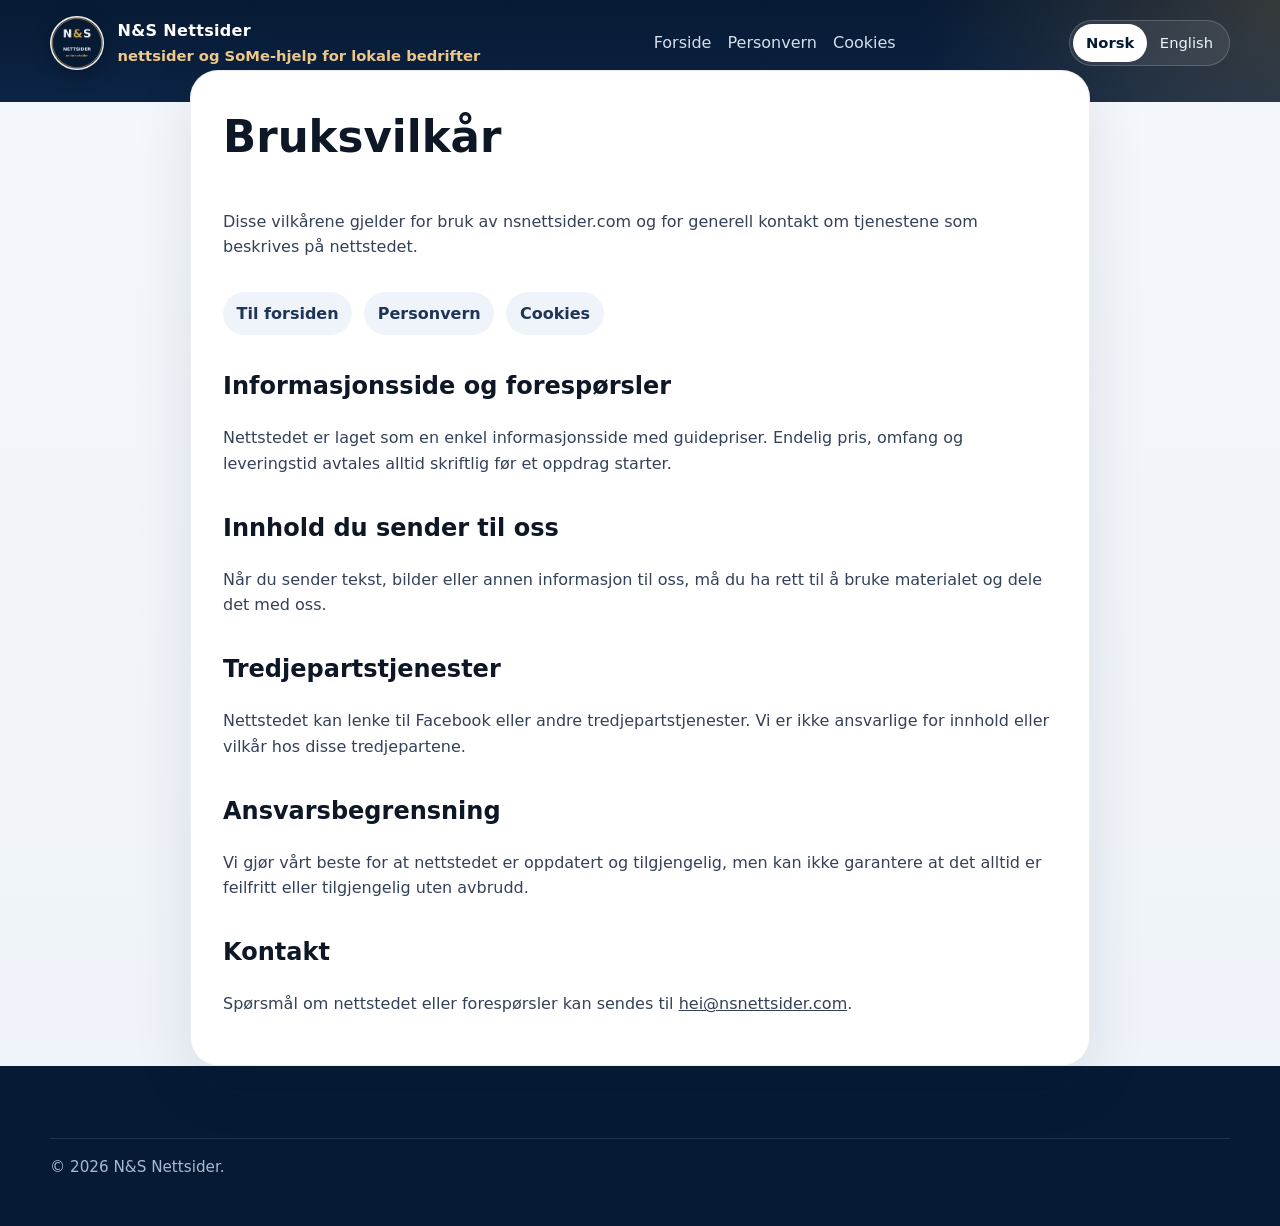
<file: terms.html>
<!DOCTYPE html>
<html lang="no">
<head>
  <meta charset="utf-8" />
  <meta name="viewport" content="width=device-width, initial-scale=1" />
  <title>Vilkår | N&S Nettsider</title>
  <meta name="description" content="Bruksvilkår for N&S Nettsider." />
  <link rel="canonical" href="https://nsnettsider.com/terms.html" />
  <meta name="theme-color" content="#071a33" />
  <link rel="icon" href="assets/logo.png" />
  <link rel="stylesheet" href="style.css" />
</head>
<body class="legal-page">
  <a class="skip-link" href="#main">Skip to content</a>
  <div class="top"><div class="container"><header class="navbar"><a class="brand" href="index.html" data-internal-link><img src="assets/logo.png" alt="N&S Nettsider logo" /><span><span class="brand-mark">N&S Nettsider</span><span class="brand-sub">nettsider og SoMe-hjelp for lokale bedrifter</span></span></a><nav class="nav-links"><a href="index.html" data-internal-link><span class="lang-block" data-lang="no">Forside</span><span class="lang-block" data-lang="en">Home</span></a><a href="privacy.html" data-internal-link><span class="lang-block" data-lang="no">Personvern</span><span class="lang-block" data-lang="en">Privacy</span></a><a href="cookies.html" data-internal-link>Cookies</a></nav><div class="nav-actions"><div class="lang-switch"><a href="#" data-lang-switch="no">Norsk</a><a href="#" data-lang-switch="en">English</a></div></div></header></div></div>
  <main id="main" class="legal-wrap">
    <article class="legal-card">
      <div class="lang-block" data-lang="no">
        <h1>Bruksvilkår</h1>
        <p>Disse vilkårene gjelder for bruk av nsnettsider.com og for generell kontakt om tjenestene som beskrives på nettstedet.</p>
        <div class="legal-links"><a href="index.html" data-internal-link>Til forsiden</a><a href="privacy.html" data-internal-link>Personvern</a><a href="cookies.html" data-internal-link>Cookies</a></div>
        <h2>Informasjonsside og forespørsler</h2>
        <p>Nettstedet er laget som en enkel informasjonsside med guidepriser. Endelig pris, omfang og leveringstid avtales alltid skriftlig før et oppdrag starter.</p>
        <h2>Innhold du sender til oss</h2>
        <p>Når du sender tekst, bilder eller annen informasjon til oss, må du ha rett til å bruke materialet og dele det med oss.</p>
        <h2>Tredjepartstjenester</h2>
        <p>Nettstedet kan lenke til Facebook eller andre tredjepartstjenester. Vi er ikke ansvarlige for innhold eller vilkår hos disse tredjepartene.</p>
        <h2>Ansvarsbegrensning</h2>
        <p>Vi gjør vårt beste for at nettstedet er oppdatert og tilgjengelig, men kan ikke garantere at det alltid er feilfritt eller tilgjengelig uten avbrudd.</p>
        <h2>Kontakt</h2>
        <p>Spørsmål om nettstedet eller forespørsler kan sendes til <a href="mailto:hei@nsnettsider.com">hei@nsnettsider.com</a>.</p>
      </div>
      <div class="lang-block" data-lang="en">
        <h1>Terms of use</h1>
        <p>These terms apply to the use of nsnettsider.com and to general contact about the services described on the website.</p>
        <div class="legal-links"><a href="index.html" data-internal-link>Back to home</a><a href="privacy.html" data-internal-link>Privacy</a><a href="cookies.html" data-internal-link>Cookies</a></div>
        <h2>Information page and enquiries</h2>
        <p>The website is set up as a simple information page with guide pricing. Final pricing, scope, and timing are always agreed in writing before any work starts.</p>
        <h2>Content you send to us</h2>
        <p>When you send text, images, or other information to us, you must have the right to use the material and share it with us.</p>
        <h2>Third-party services</h2>
        <p>The website may link to Facebook or other third-party services. We are not responsible for the content or terms of those third parties.</p>
        <h2>Limitation of liability</h2>
        <p>We do our best to keep the website current and available, but we cannot guarantee that it will always be error-free or uninterrupted.</p>
        <h2>Contact</h2>
        <p>Questions about the website or enquiries can be sent to <a href="mailto:hei@nsnettsider.com">hei@nsnettsider.com</a>.</p>
      </div>
    </article>
  </main>
  <footer class="footer"><div class="container"><p class="footer-meta"><span class="lang-block" data-lang="no">© 2026 N&S Nettsider.</span><span class="lang-block" data-lang="en">© 2026 N&S Nettsider.</span></p></div></footer>
  <script src="site.js"></script>
</body>
</html>
</file>
<file: style.css>
:root {
  --bg: #071a33;
  --bg-soft: #0c2445;
  --surface: #0f2d55;
  --surface-soft: #132f59;
  --card: #ffffff;
  --text: #0e1726;
  --ink: #eef4ff;
  --muted: #b8c7df;
  --line: rgba(255,255,255,0.14);
  --gold: #d7a451;
  --gold-soft: #f0ca8a;
  --shadow: 0 18px 60px rgba(0,0,0,0.2);
  --radius: 20px;
  --max: 1180px;
}
* { box-sizing: border-box; }
html { scroll-behavior: smooth; }
body {
  margin: 0;
  font-family: Inter, ui-sans-serif, system-ui, -apple-system, BlinkMacSystemFont, "Segoe UI", sans-serif;
  color: var(--text);
  background: linear-gradient(180deg, #f4f7fb 0%, #eef3f9 100%);
  line-height: 1.6;
}
a { color: inherit; }
img { max-width: 100%; display: block; }
.skip-link {
  position: absolute; left: -9999px; top: auto;
}
.skip-link:focus {
  left: 12px; top: 12px; z-index: 1000; background: #fff; padding: .75rem 1rem; border-radius: 10px;
}
.site-shell {
  min-height: 100vh;
}
.top {
  background:
    radial-gradient(circle at top right, rgba(215,164,81,0.22), transparent 28%),
    linear-gradient(180deg, var(--bg) 0%, var(--bg-soft) 100%);
  color: var(--ink);
}
.container {
  width: min(calc(100% - 2rem), var(--max));
  margin: 0 auto;
}
.navbar {
  display: flex;
  align-items: center;
  justify-content: space-between;
  gap: 1rem;
  padding: 1rem 0;
}
.brand {
  display: inline-flex;
  align-items: center;
  gap: .85rem;
  color: #fff;
  text-decoration: none;
  min-width: 0;
}
.brand img {
  width: 54px;
  height: 54px;
  border-radius: 50%;
  box-shadow: 0 6px 18px rgba(0,0,0,.25);
}
.brand-mark {
  font-weight: 800;
  letter-spacing: .02em;
}
.brand-sub {
  display: block;
  color: var(--gold-soft);
  font-size: .92rem;
  font-weight: 600;
}
.nav-links {
  display: flex;
  align-items: center;
  gap: 1rem;
  flex-wrap: wrap;
}
.nav-links a {
  color: var(--ink);
  text-decoration: none;
  opacity: .9;
}
.nav-links a:hover,
.nav-links a:focus-visible { opacity: 1; text-decoration: underline; }
.nav-actions {
  display: inline-flex;
  gap: .5rem;
  align-items: center;
}
.lang-switch {
  display: inline-flex;
  background: rgba(255,255,255,.08);
  border: 1px solid rgba(255,255,255,.18);
  border-radius: 999px;
  padding: .2rem;
}
.lang-switch a {
  color: var(--ink);
  text-decoration: none;
  border-radius: 999px;
  padding: .45rem .8rem;
  font-size: .92rem;
}
.lang-switch a.active {
  background: #fff;
  color: var(--bg);
  font-weight: 700;
}
.mobile-toggle {
  display: none;
  border: 1px solid rgba(255,255,255,.2);
  background: rgba(255,255,255,.08);
  color: #fff;
  border-radius: 12px;
  padding: .7rem .8rem;
}
.hero {
  display: grid;
  grid-template-columns: 1.15fr .85fr;
  gap: 2rem;
  padding: 2rem 0 4rem;
  align-items: center;
}
.hero h1 {
  font-size: clamp(2.3rem, 4.8vw, 4.4rem);
  line-height: 1.05;
  margin: 0 0 1rem;
  letter-spacing: -.03em;
}
.hero p.lead {
  font-size: clamp(1.05rem, 1.4vw, 1.22rem);
  color: var(--muted);
  max-width: 62ch;
  margin: 0 0 1.25rem;
}
.highlight { color: var(--gold); }
.hero-badges {
  display: flex;
  flex-wrap: wrap;
  gap: .65rem;
  margin: 1.25rem 0 1.5rem;
}
.hero-badges span {
  border: 1px solid rgba(255,255,255,.14);
  border-radius: 999px;
  padding: .5rem .9rem;
  background: rgba(255,255,255,.06);
  color: #fff;
  font-size: .95rem;
}
.cta-row {
  display: flex;
  gap: .85rem;
  flex-wrap: wrap;
}
.button {
  display: inline-flex;
  align-items: center;
  justify-content: center;
  min-height: 48px;
  border-radius: 999px;
  padding: .85rem 1.2rem;
  text-decoration: none;
  font-weight: 700;
  border: 1px solid transparent;
}
.button.primary { background: var(--gold); color: #14243f; }
.button.primary:hover,
.button.primary:focus-visible { filter: brightness(1.04); }
.button.secondary {
  color: #fff;
  border-color: rgba(255,255,255,.24);
  background: rgba(255,255,255,.08);
}
.hero-card {
  background: linear-gradient(180deg, rgba(255,255,255,.08), rgba(255,255,255,.04));
  border: 1px solid rgba(255,255,255,.12);
  border-radius: 28px;
  padding: 1.5rem;
  box-shadow: var(--shadow);
}
.hero-card .stats {
  display: grid;
  grid-template-columns: repeat(2, minmax(0, 1fr));
  gap: .9rem;
  margin-top: 1.2rem;
}
.hero-card .stat {
  background: rgba(255,255,255,.06);
  border: 1px solid rgba(255,255,255,.08);
  border-radius: 18px;
  padding: 1rem;
}
.hero-card .stat strong { display:block; color:#fff; font-size:1.05rem; }
.hero-card .stat span { color: var(--muted); font-size:.95rem; }
.section {
  padding: 4.5rem 0;
}
.section-head {
  max-width: 760px;
  margin-bottom: 1.8rem;
}
.kicker {
  color: #7f5b1c;
  font-weight: 800;
  letter-spacing: .08em;
  text-transform: uppercase;
  font-size: .78rem;
}
.section h2 {
  margin: .35rem 0 .8rem;
  font-size: clamp(1.8rem, 3vw, 3rem);
  line-height: 1.12;
  letter-spacing: -.02em;
}
.section p.section-lead {
  margin: 0;
  color: #4a5870;
  font-size: 1.05rem;
}
.grid {
  display: grid;
  gap: 1rem;
}
.grid-4 { grid-template-columns: repeat(4, minmax(0, 1fr)); }
.grid-3 { grid-template-columns: repeat(3, minmax(0, 1fr)); }
.grid-2 { grid-template-columns: repeat(2, minmax(0, 1fr)); }
.card {
  background: #fff;
  border-radius: var(--radius);
  padding: 1.35rem;
  box-shadow: 0 10px 35px rgba(7,26,51,.08);
  border: 1px solid rgba(9, 33, 69, 0.08);
}
.card h3 { margin-top: 0; font-size: 1.18rem; }
.card p:last-child, .card ul:last-child { margin-bottom: 0; }
.card ul { padding-left: 1.15rem; }
.band {
  background: #0b2242;
  color: #fff;
  border-radius: 28px;
  padding: 1.5rem;
}
.band .card {
  background: #f8fafc;
  color: var(--text);
  border: 1px solid rgba(9, 33, 69, 0.12);
}
.band .card h3 { color: #0d2040; }
.band .card p,
.band .card li { color: #334159; }
.steps .step-number {
  width: 38px; height: 38px;
  display: inline-flex;
  align-items: center; justify-content: center;
  border-radius: 50%;
  background: rgba(215,164,81,.14);
  color: #8f5e15;
  font-weight: 800;
  margin-bottom: .9rem;
}
.price {
  font-size: 2rem;
  font-weight: 800;
  letter-spacing: -.03em;
  margin: .2rem 0 .5rem;
}
.price small {
  font-size: .92rem;
  font-weight: 600;
  color: #5b687f;
}
.notice {
  border-left: 4px solid var(--gold);
  padding: 1rem 1rem 1rem 1.1rem;
  background: #fff8eb;
  border-radius: 14px;
  color: #5c4a1a;
}
.cta-panel {
  background: linear-gradient(135deg, #0a213f 0%, #112d53 100%);
  color: #fff;
  border-radius: 30px;
  padding: 2rem;
  box-shadow: var(--shadow);
}
.cta-panel p { color: var(--muted); }
.footer {
  background: #071a33;
  color: #d4deef;
  padding: 3rem 0 2rem;
}
.footer-grid {
  display: grid;
  grid-template-columns: 1.3fr .8fr .8fr;
  gap: 1.2rem;
}
.footer h3,.footer h4 { color:#fff; margin-top:0; }
.footer a { color: #d4deef; }
.footer-meta {
  margin-top: 1.5rem;
  padding-top: 1rem;
  border-top: 1px solid rgba(255,255,255,.1);
  color: #aab8d0;
  font-size: .95rem;
}
.legal-page .top {
  padding-bottom: 1rem;
}
.legal-wrap {
  width: min(calc(100% - 2rem), 900px);
  margin: -2rem auto 0;
  position: relative;
}
.legal-card {
  background: #fff;
  border-radius: 28px;
  box-shadow: 0 18px 60px rgba(7,26,51,.1);
  padding: 2rem;
  border: 1px solid rgba(9, 33, 69, 0.08);
}
.legal-card h1 { margin-top: 0; font-size: clamp(2rem, 3.4vw, 3.25rem); }
.legal-card h2 { margin-top: 2rem; }
.legal-card p, .legal-card li { color: #334159; }
.legal-links {
  display: inline-flex; gap: .75rem; flex-wrap: wrap;
  margin-top: 1rem;
}
.legal-links a {
  background: #eff4fb;
  border-radius: 999px;
  padding: .55rem .85rem;
  text-decoration: none;
  color: #1e3558;
  font-weight: 600;
}
.lang-block { display: none; }
.lang-block.active { display: block; }
@media (max-width: 980px) {
  .hero { grid-template-columns: 1fr; }
  .grid-4, .grid-3, .grid-2, .footer-grid { grid-template-columns: 1fr; }
}
@media (max-width: 760px) {
  .nav-links {
    position: fixed;
    inset: 72px 1rem auto 1rem;
    background: rgba(7,26,51,.98);
    border: 1px solid rgba(255,255,255,.08);
    border-radius: 20px;
    padding: 1rem;
    display: none;
    z-index: 50;
    box-shadow: var(--shadow);
  }
  .nav-links.open { display: flex; flex-direction: column; align-items: flex-start; }
  .mobile-toggle { display: inline-flex; }
  .navbar { align-items: flex-start; }
  .nav-actions { margin-left: auto; }
  .hero-card .stats { grid-template-columns: 1fr; }
  .section { padding: 3.5rem 0; }
  .legal-card { padding: 1.4rem; }
}


.brand-lockup { display:flex; flex-direction:column; gap:.25rem; }
.trust-link { color: var(--gold-soft); font-size:.88rem; font-weight:700; text-decoration:none; margin-left: calc(54px + .85rem); }
.trust-link:hover, .trust-link:focus-visible { text-decoration:underline; }
.trust-note { margin:.9rem 0 0; color: var(--muted); font-size:.95rem; }
.trust-note a { color:#fff; }
@media (max-width:760px) { .trust-link { margin-left: 0; } }

.featured-card {
  border: 2px solid rgba(215,164,81,.45);
  box-shadow: 0 18px 45px rgba(7,26,51,.12);
}
.featured-tag {
  display: inline-block;
  margin-bottom: .6rem;
  padding: .35rem .7rem;
  border-radius: 999px;
  background: #fff4dc;
  color: #82591a;
  font-size: .82rem;
  font-weight: 800;
  text-transform: uppercase;
  letter-spacing: .04em;
}
#services, #process, #pricing, #faq, #contact { scroll-margin-top: 90px; }


.quick-contact { display:flex; gap:1rem; flex-wrap:wrap; align-items:center; justify-content:center; padding:0 0 1.4rem; }
.quick-contact a, .quick-contact span { display:inline-flex; align-items:center; justify-content:center; min-height:44px; padding:.7rem 1rem; border-radius:999px; background:rgba(255,255,255,.08); border:1px solid rgba(255,255,255,.16); color:#fff; text-decoration:none; font-weight:700; }
.quick-contact span { color: var(--gold-soft); }
.pricing-grid { display:grid; grid-template-columns: repeat(auto-fit, minmax(220px, 1fr)); gap:1rem; }
</file>
